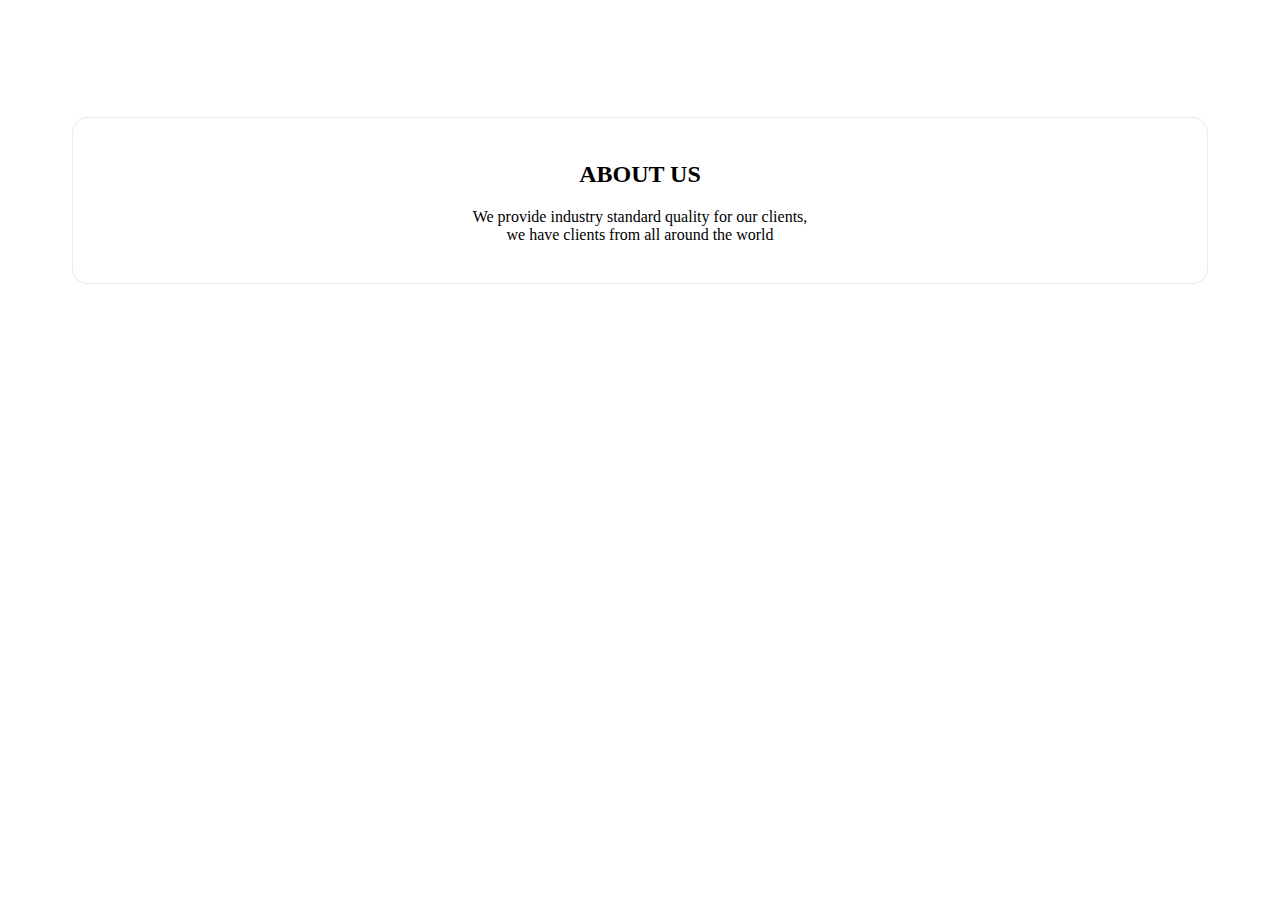
<file: aboutus.html>
<!DOCTYPE html>
<html lang="en">
<head>
    <meta charset="UTF-8">
    <meta http-equiv="X-UA-Compatible" content="IE=edge">
    <meta name="viewport" content="width=device-width, initial-scale=1.0">
    <title>About Us</title>
    <style type="text/css">
        .aboutus{
        border: 1px solid rgb(243, 231, 231);
        margin: 117px 64px;
        padding: 23px 10px;
        display: block;
        border-radius: 15px;
        text-align: center;
        }
    </style>
</head>
<body>
    <div class="aboutus">
        <h2>ABOUT US</h2>
        <p>
        We provide industry standard quality for our clients,<br>we have clients from all around the world
        </p>
    </div>
    </div>   
        
</body>
</html>
</file>
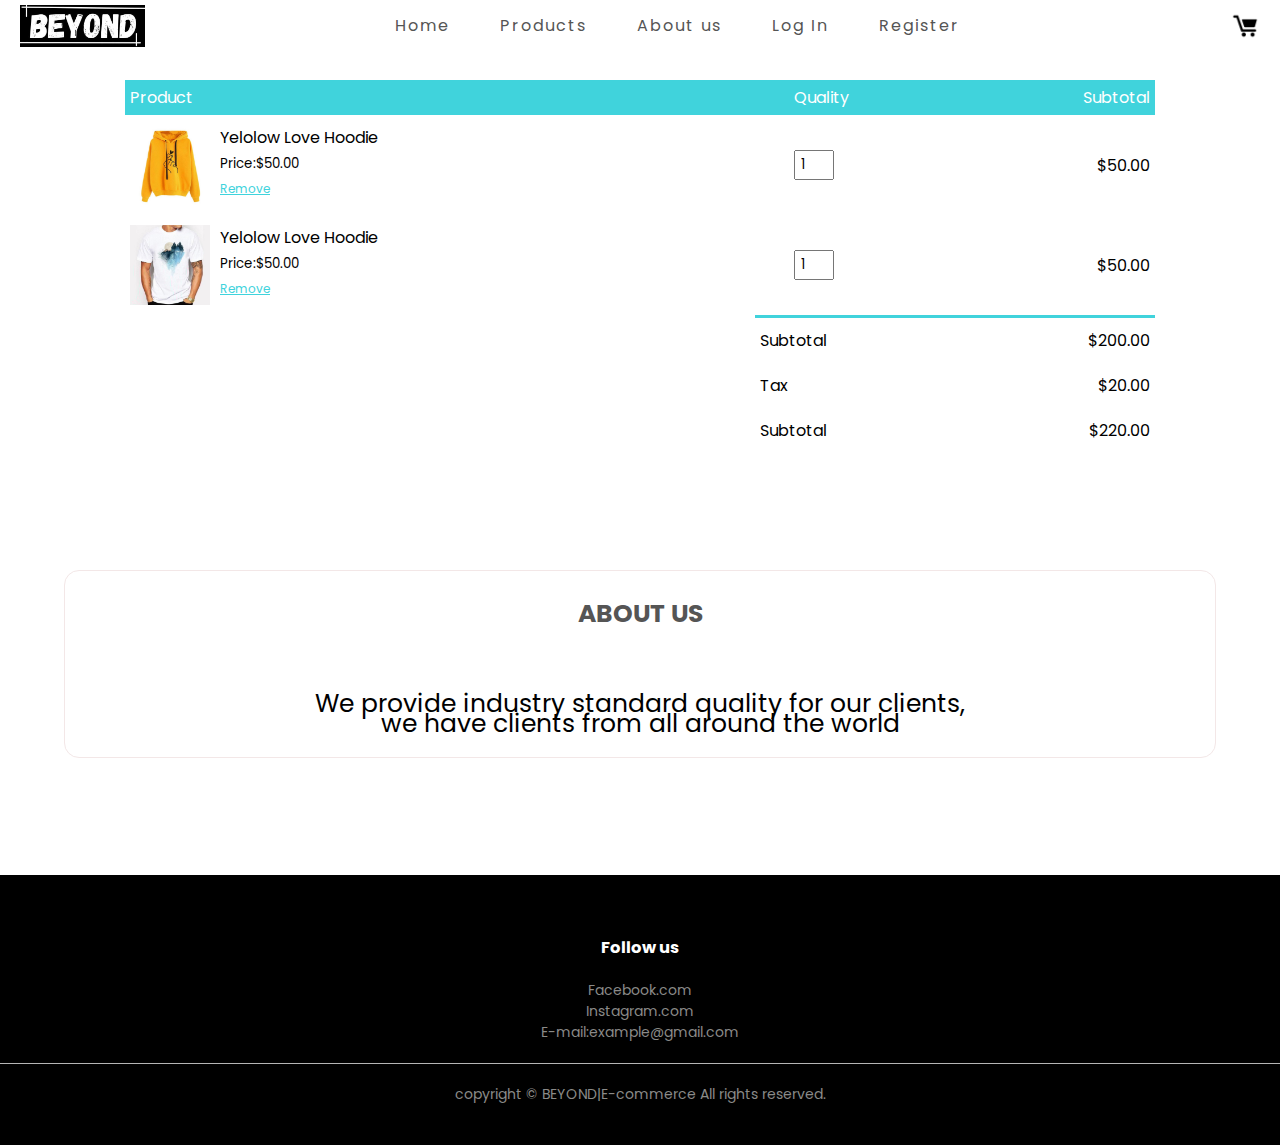
<file: cart.html>
<!DOCTYPE html>

<html>
    <head>
        <title>BEYOND | E-commerce</title>
        <meta charset="UTF-8">
        <meta name="viewport" content="width=device-width, initial-scale=1.0">
        <link rel="stylesheet" href="style.css" />
    </head>
    <body>
        <div class="header">
        <!-- NAVIGATION BAR-->
            <div class="logo">
                    <img src="images/BEYONDCROP.jpeg" width="125px">
            </div>
            <nav class="nav-bar">
                <ul>
                    <li><a href="index.html">Home</a></li>
                    <li><a href="products.html">Products</a></li>
                    <li><a href="#aboutus">About us</a></li>
                    <li><a href="Login.html">Log In</a></li>
                    <li><a href="Register.html">Register</a></li>

                </ul>
            </nav>
            <img src="images/carticon.png" width="30px" height="30px">

        </div>
        <!-- cart items details-->
        <div class="small-container cart-page">
            <table>
                <tr>
                    <th>Product</th>
                    <th>Quality</th>
                    <th>Subtotal</th>
                </tr>
                <tr>
                    <td>
                        <div class="cart-info">
                            <img src="images/hoodym1.jpg" width="20%" >
                            <div>
                                <p>Yelolow Love Hoodie</p>
                                <small>Price:$50.00</small>
                                <br>
                                <a href="">Remove</a>
                            </div>
                        </div>
                    </td>
                    <td><input type="number" value="1"></td>
                    <td>$50.00</td>
                </tr>
                <tr>
                    <td>
                        <div class="cart-info">
                            <img src="images/tshirtm1.jpg" width="20%" >
                            <div>
                                <p>Yelolow Love Hoodie</p>
                                <small>Price:$50.00</small>
                                <br>
                                <a href="">Remove</a>
                            </div>
                        </div>
                    </td>
                    <td><input type="number" value="1"></td>
                    <td>$50.00</td>
                </tr>

            </table>
            <div class="total-price">
                <table>
                    <tr>
                        <td>Subtotal</td>
                        <td>$200.00</td>
                    </tr>
                    <tr>
                        <td>Tax</td>
                        <td>$20.00</td>
                    </tr>
                    <tr>
                        <td>Subtotal</td>
                        <td>$220.00</td>
                    </tr>
                </table>
            </div>
        </div>
       
        
        <div class="caterories">
            <div id="aboutus">
                <h2>ABOUT US</h2>
                <p class="paraabout">
                We provide industry standard quality for our clients,<br>we have clients from all around the world
                </p>
            </div>
            </div>   
                
                
             <footer>
                 <div class="row">
                 <div class="col-4">
                     <h3  id="contactus">Follow us</h3>
                     <ul>
                         <li>Facebook.com</li>
                         <li>Instagram.com</li>
                         <li>E-mail:example@gmail.com</li>
                     </ul>
                 </div>
                 <hr>
                <div class="copyright">
                    copyright &copy; BEYOND|E-commerce All rights reserved. 
                </div>
                </div>
            </footer>   
        </body>
    </html>
</file>
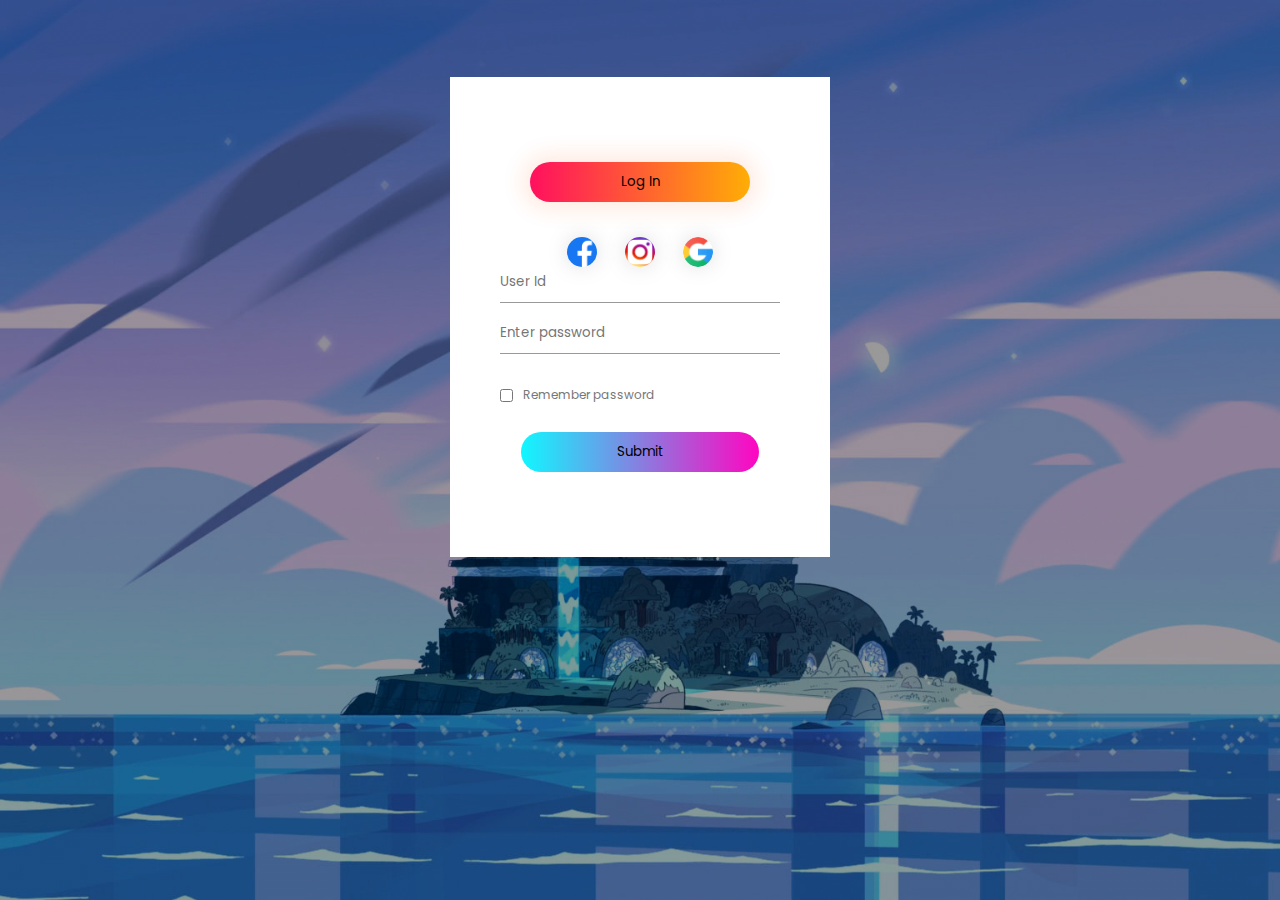
<file: Login.html>
<!DOCTYPE html>
<html lang="en">
<head>
    <meta charset="UTF-8">
    <meta http-equiv="X-UA-Compatible" content="IE=edge">
    <meta name="viewport" content="width=device-width, initial-scale=1.0">
    <title>Account</title>
    <link rel="stylesheet" href="styleacc.css"/>
   
</head>
<body>
    <div class="lrbox">
    
        <div class="formbox">
            <div class="buttonbox">
            <div id="btn"></div>          
            <button type="button" class="toggle-btn">Log In</button>
        </div>
        <div class="socialicon">
            <img src="images/fbi.png">
            <img src="images/instai.png">
            <img src="images/gi.png">
        </div>
       <form id="login" class="input-group">
           <input type="text" class="input-field" placeholder="User Id" required>
           <input type="text" class="input-field" placeholder="Enter password" required>
           <input type="checkbox" class="check-box"><span>Remember password</span>
           <button type="submit" class="submit-btn">Submit</button>
       </form>
        </div>
        

    </div>
</body>
</html>
</file>
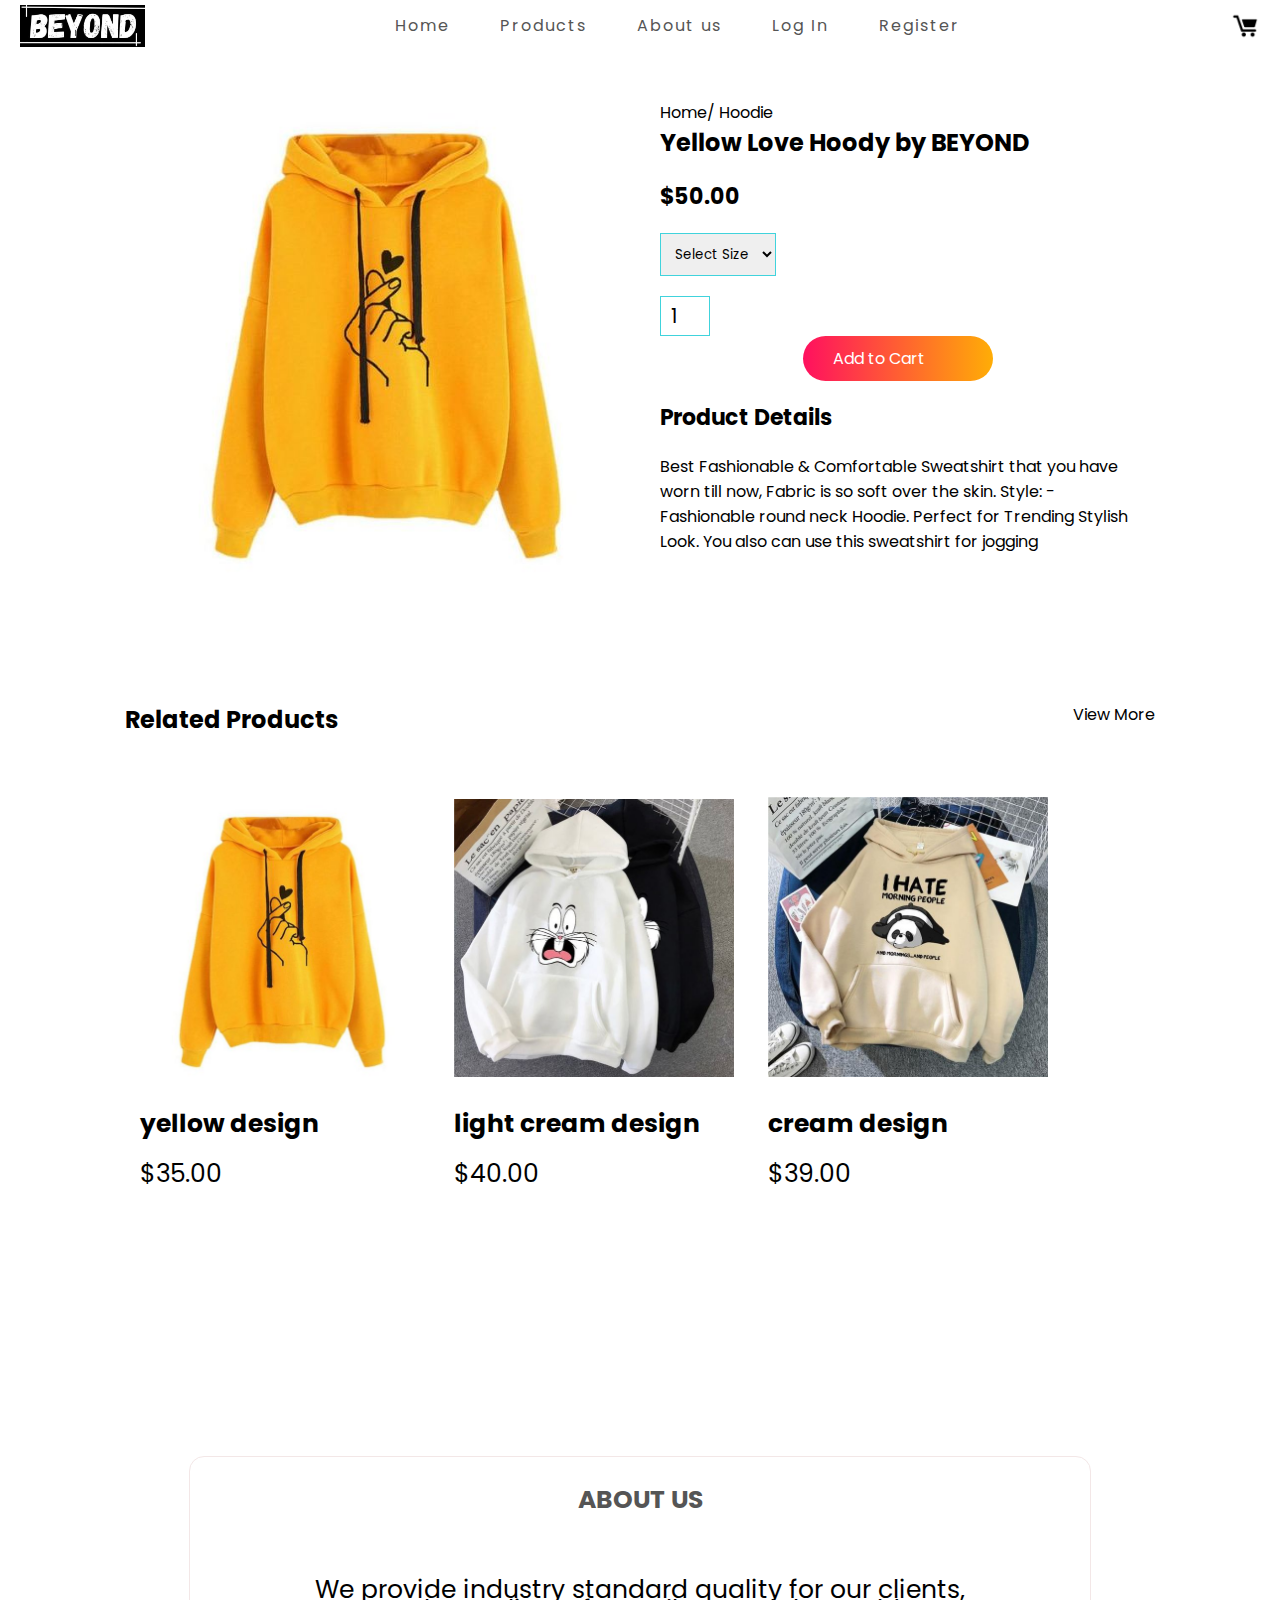
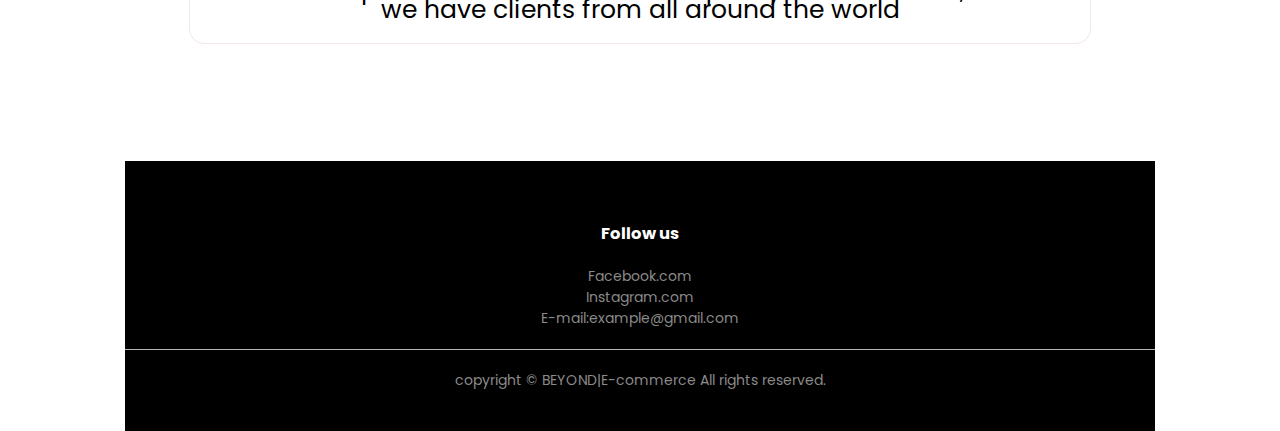
<file: productdetails.html>
<!DOCTYPE html>

<html>
    <head>
        <title>BEYOND | E-commerce</title>
        <meta charset="UTF-8">
        <meta name="viewport" content="width=device-width, initial-scale=1.0">
        <link rel="stylesheet" href="style.css" />
    </head>
    <body>
        <div class="header">
        <!-- NAVIGATION BAR-->
            <div class="logo">
                    <img src="images/BEYONDCROP.jpeg" width="125px">
            </div>
            <nav class="nav-bar">
                <ul>
                    <li><a href="index.html">Home</a></li>
                    <li><a href="products.html">Products</a></li>
                    <li><a href="#aboutus">About us</a></li>
                    <li><a href="Login.html">Log In</a></li>
                    <li><a href="Register.html">Register</a></li>

                </ul>
            </nav>
            <img src="images/carticon.png" width="30px" height="30px">

        </div>
       
         <div class="small-container single-prodcuts">
             <div class="row">
                 <div class="col-2">
                     <img src="images/hoodym1.jpg" width="100%">
                 </div>
                 <div class="col-2">
                     <p>Home/ Hoodie</p>
                     <h2>Yellow Love Hoody by BEYOND</h2>
                     <h4>$50.00</h4>
                     <select>
                         <option>Select Size</option>
                         <option>XL</option>
                         <option>XL</option>
                         <option>Large</option>
                         <option>Medium</option>
                         <option>Small</option>
                     </select>
                     <input type="number" value="1">
                     <a href=""class="btn">Add to Cart</a>
                     <h4>Product Details</h4>
                     <p>Best Fashionable & Comfortable Sweatshirt that you have worn till now,
                          Fabric is so soft over the skin. Style: - Fashionable round neck Hoodie. 
                          Perfect for Trending Stylish Look. You also can use this sweatshirt for jogging</p>
                 </div>
             </div>
         </div>   
         
        <div class="small-container">
            <div class="row row-2">
                <h2>Related Products</h2>
                <p>View More</p>
            </div>
        </div>
        
        <div class="small-container ">
                <div class="row">
                    <div class="col-3">
                        <img src="images\hoodym1.jpg">
                        <h4>yellow design</h4>
                        <p>$35.00</p>
                    </div>
                    <div class="col-3">
                        <img src="images\hoodym5.jpg">
                        <h4>light cream design</h4>
                        <p>$40.00</p>
                    </div>
                    <div class="col-3">
                        <img src="images\hoodym3.jpg">
                        <h4>cream  design</h4>
                        <p>$39.00</p>
                    </div>
                   
                </div>
             
        
       
        
        <div class="caterories">
            <div id="aboutus">
                <h2>ABOUT US</h2>
                <p class="paraabout">
                We provide industry standard quality for our clients,<br>we have clients from all around the world
                </p>
            </div>
            </div>   
                
                
             <footer>
                 <div class="row">
                 <div class="col-4">
                     <h3  id="contactus">Follow us</h3>
                     <ul>
                         <li>Facebook.com</li>
                         <li>Instagram.com</li>
                         <li>E-mail:example@gmail.com</li>
                     </ul>
                 </div>
                 <hr>
                <div class="copyright">
                    copyright &copy; BEYOND|E-commerce All rights reserved. 
                </div>
                </div>
            </footer>   
        </body>
    </html>
</file>
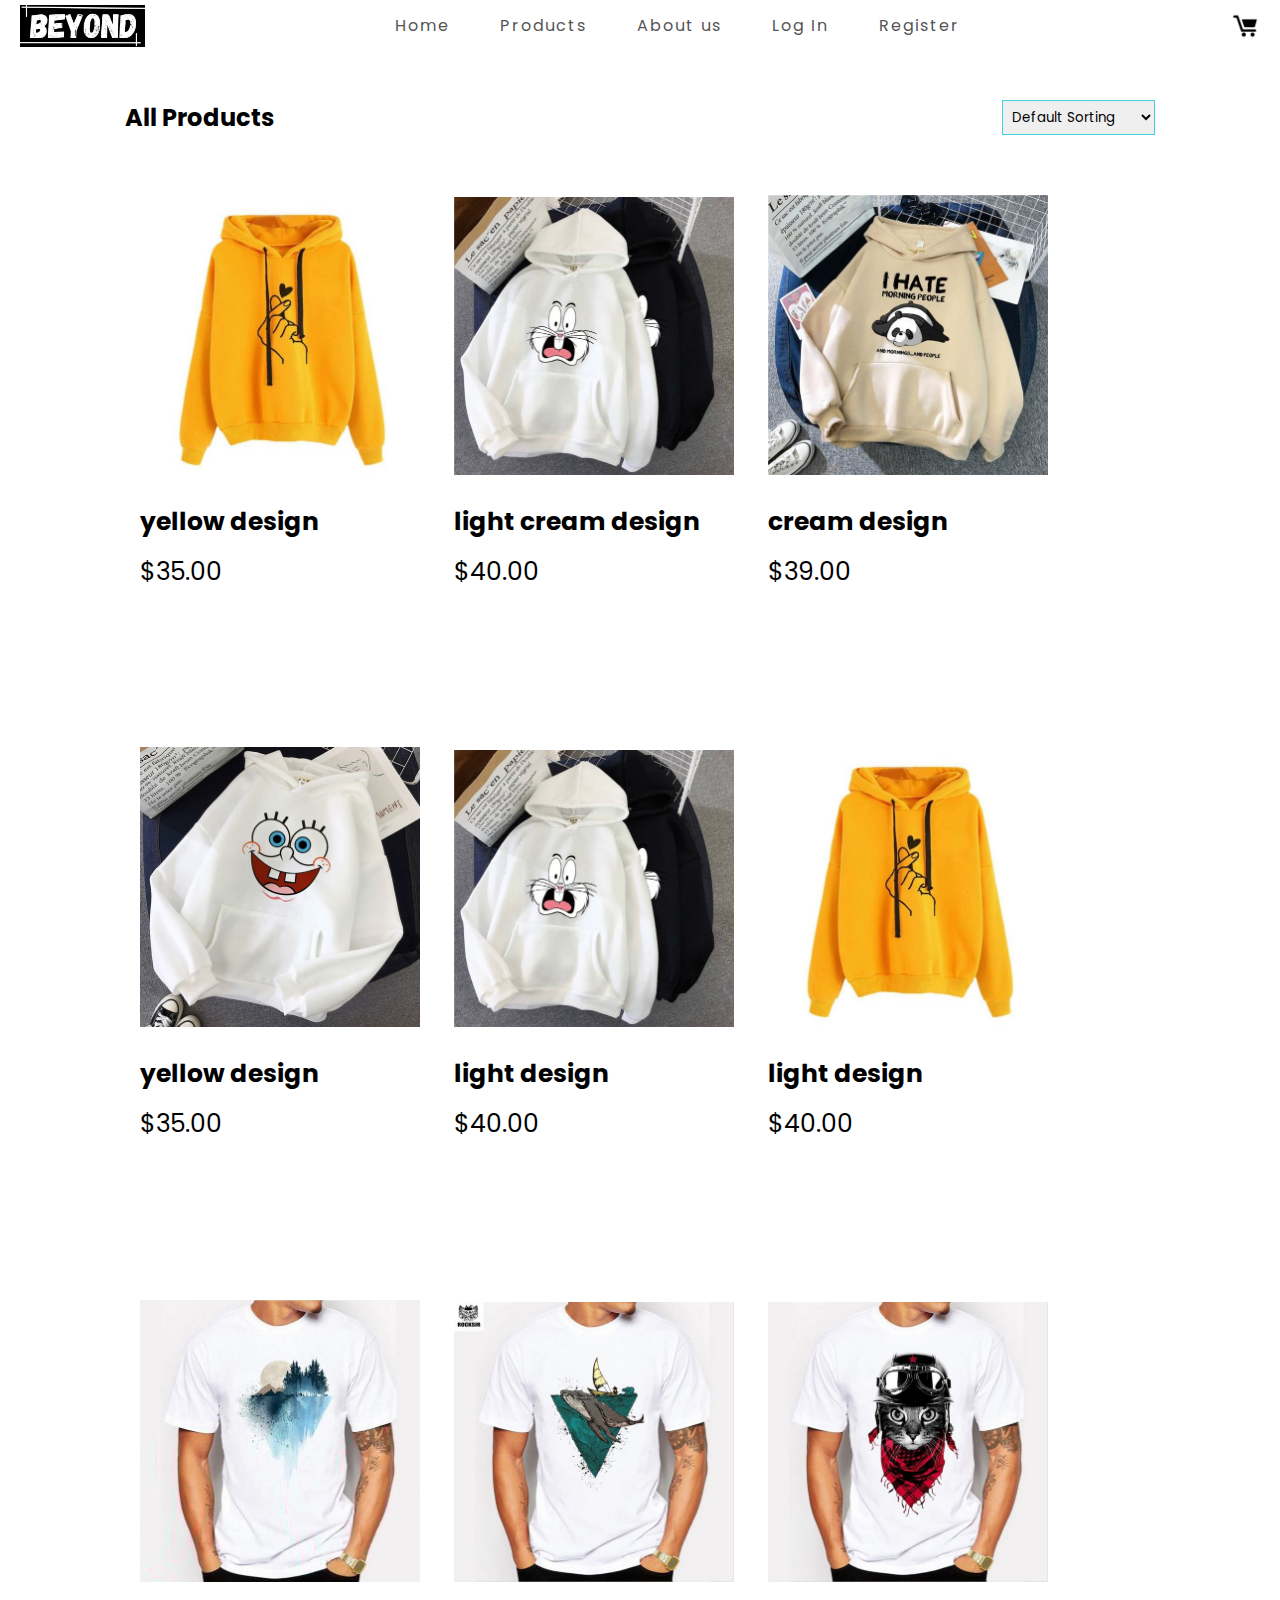
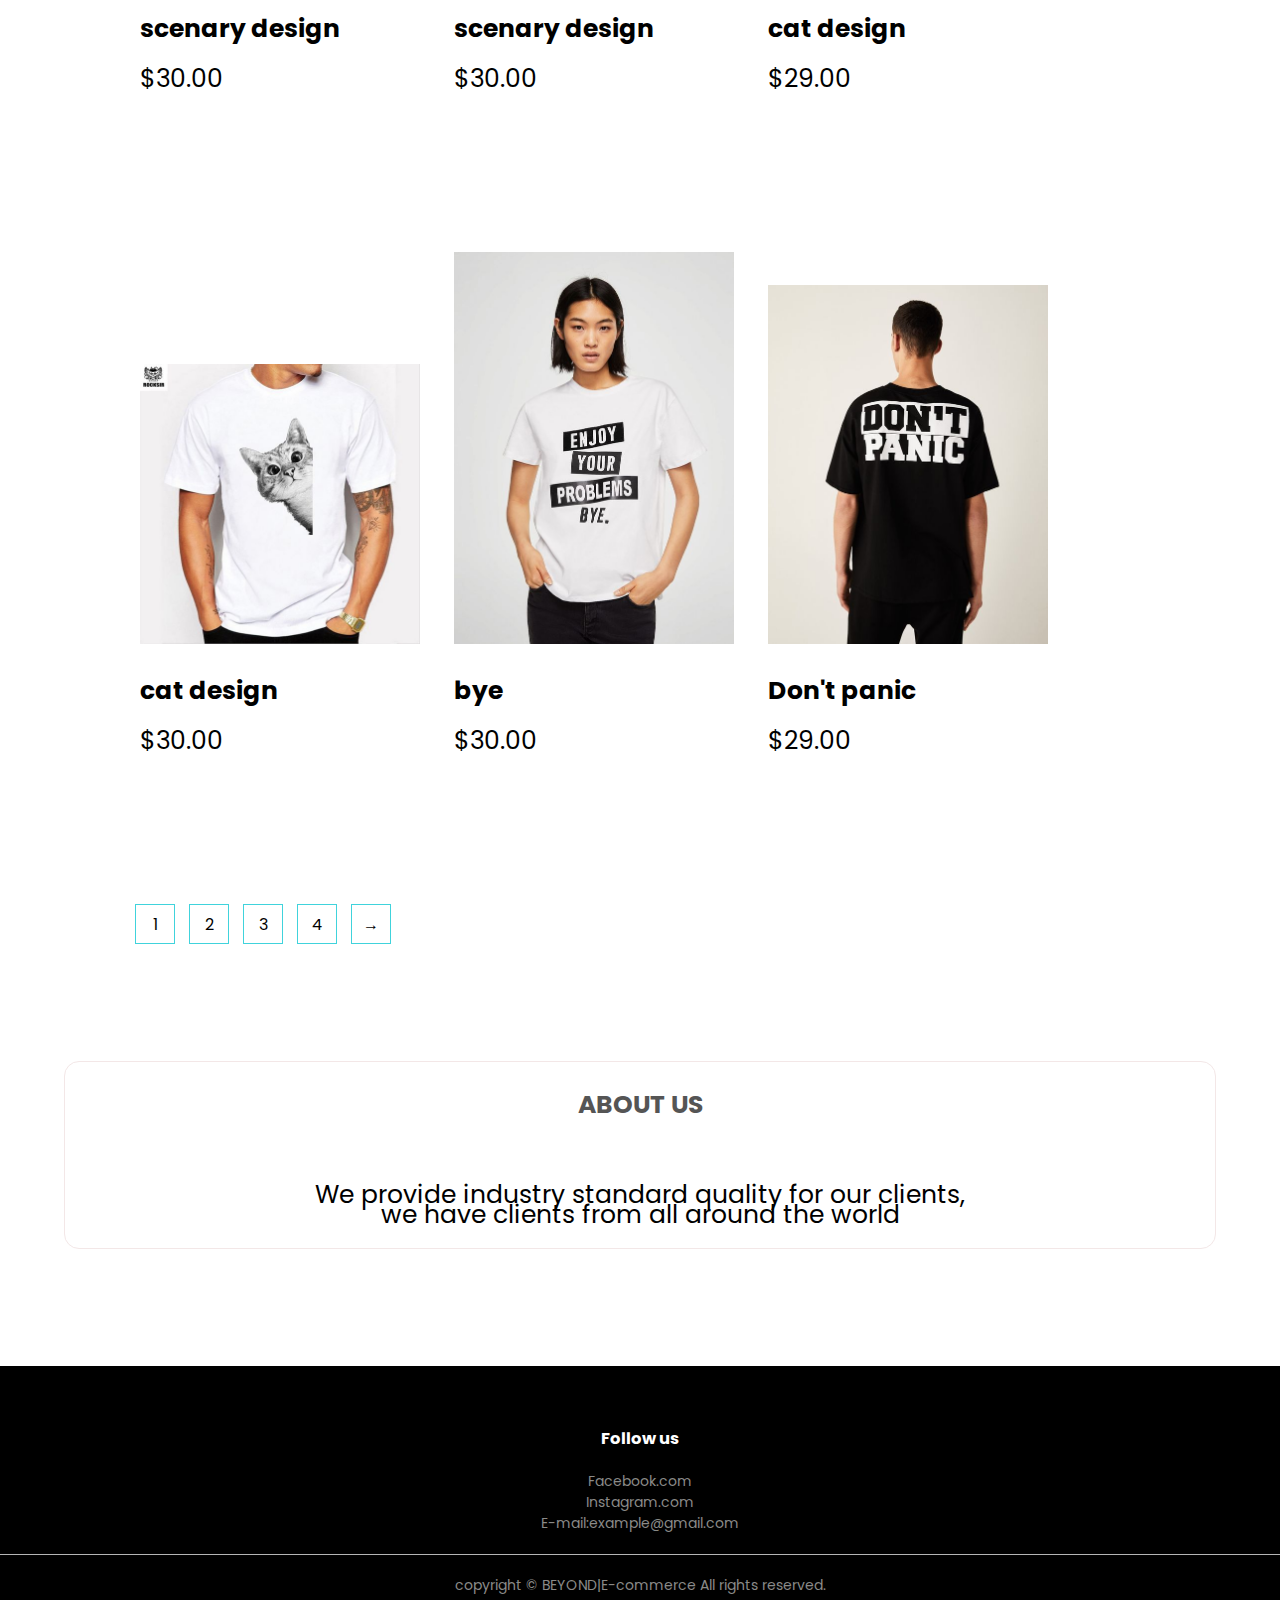
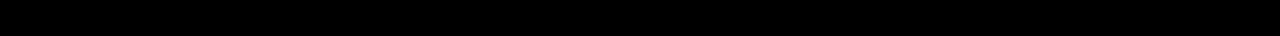
<file: products.html>
<!DOCTYPE html>

<html>
    <head>
        <title>BEYOND | E-commerce</title>
        <meta charset="UTF-8">
        <meta name="viewport" content="width=device-width, initial-scale=1.0">
        <link rel="stylesheet" href="style.css" />
    </head>
    <body>
        <div class="header">
        <!-- NAVIGATION BAR-->
            <div class="logo">
                    <img src="images/BEYONDCROP.jpeg" width="125px">
            </div>
            <nav class="nav-bar">
                <ul>
                    <li><a href="index.html">Home</a></li>
                    <li><a href="products.html">Products</a></li>
                    <li><a href="#aboutus">About us</a></li>
                    <li><a href="Login.html">Log In</a></li>
                    <li><a href="Register.html">Register</a></li>

                </ul>
            </nav>
            <img src="images/carticon.png" width="30px" height="30px">

        </div>
       
            <div class="small-container">
                <div class="row row-2">
                    <h2>All Products</h2>
                    <select>
                        <option>Default Sorting</option>
                        <option>Sort by Price</option>
                        <option>Sort by Popularity</option>
                        <option>Sort by Sale</option>
                    </select>
                </div>
                <div class="row">
                    <div class="col-3">
                        <img src="images\hoodym1.jpg">
                        <h4>yellow design</h4>
                        <p>$35.00</p>
                    </div>
                    <div class="col-3">
                        <img src="images\hoodym5.jpg">
                        <h4>light cream design</h4>
                        <p>$40.00</p>
                    </div>
                    <div class="col-3">
                        <img src="images\hoodym3.jpg">
                        <h4>cream  design</h4>
                        <p>$39.00</p>
                    </div>
                    <div class="col-3">
                        <img src="images\hoodym4.jpg">
                        <h4>yellow  design</h4>
                        <p>$35.00</p>
                    </div>
                    <div class="col-3">
                        <img src="images\hoodym5.jpg">
                        <h4>light  design</h4>
                        <p>$40.00</p>
                    </div>
                    <div class="col-3">
                        <img src="images\hoodym1.jpg">
                        <h4>light  design</h4>
                        <p>$40.00</p>
                    </div>
                    <div class="col-3">
                        <img src="images\tshirtm1.jpg">
                        <h4>scenary  design</h4>
                        <p>$30.00</p>
                    </div>
                    <div class="col-3">
                        <img src="images\tshirtm2.jpg">
                        <h4>scenary  design</h4>
                        <p>$30.00</p>
                    </div>
                    <div class="col-3">
                        <img src="images\tshirtm3.jpg">
                        <h4>cat  design</h4>
                        <p>$29.00</p>
                    </div>
                    <div class="col-3">
                        <img src="images\tshirtm4.jpg">
                        <h4>cat design</h4>
                        <p>$30.00</p>
                    </div>
                    <div class="col-3">
                        <img src="images\tshirtm5.jpg">
                        <h4>bye</h4>
                        <p>$30.00</p>
                    </div>
                    <div class="col-3">
                        <img src="images\tshirtm6.jpg">
                        <h4>Don't panic</h4>
                        <p>$29.00</p>
                    </div>
                </div>
                <div class="page-btn">
                    <span>1</span>
                    <span>2</span>
                    <span>3</span>
                    <span>4</span>
                    <span> &#8594; </span>
                </div>
            </div>
            
        
       
        
        <div class="caterories">
            <div id="aboutus">
                <h2>ABOUT US</h2>
                <p class="paraabout">
                We provide industry standard quality for our clients,<br>we have clients from all around the world
                </p>
            </div>
            </div>   
                
                
             <footer>
                 <div class="row">
                 <div class="col-4">
                     <h3  id="contactus">Follow us</h3>
                     <ul>
                         <li>Facebook.com</li>
                         <li>Instagram.com</li>
                         <li>E-mail:example@gmail.com</li>
                     </ul>
                 </div>
                 <hr>
                <div class="copyright">
                    copyright &copy; BEYOND|E-commerce All rights reserved. 
                </div>
                </div>
            </footer>   
        </body>
    </html>
</file>
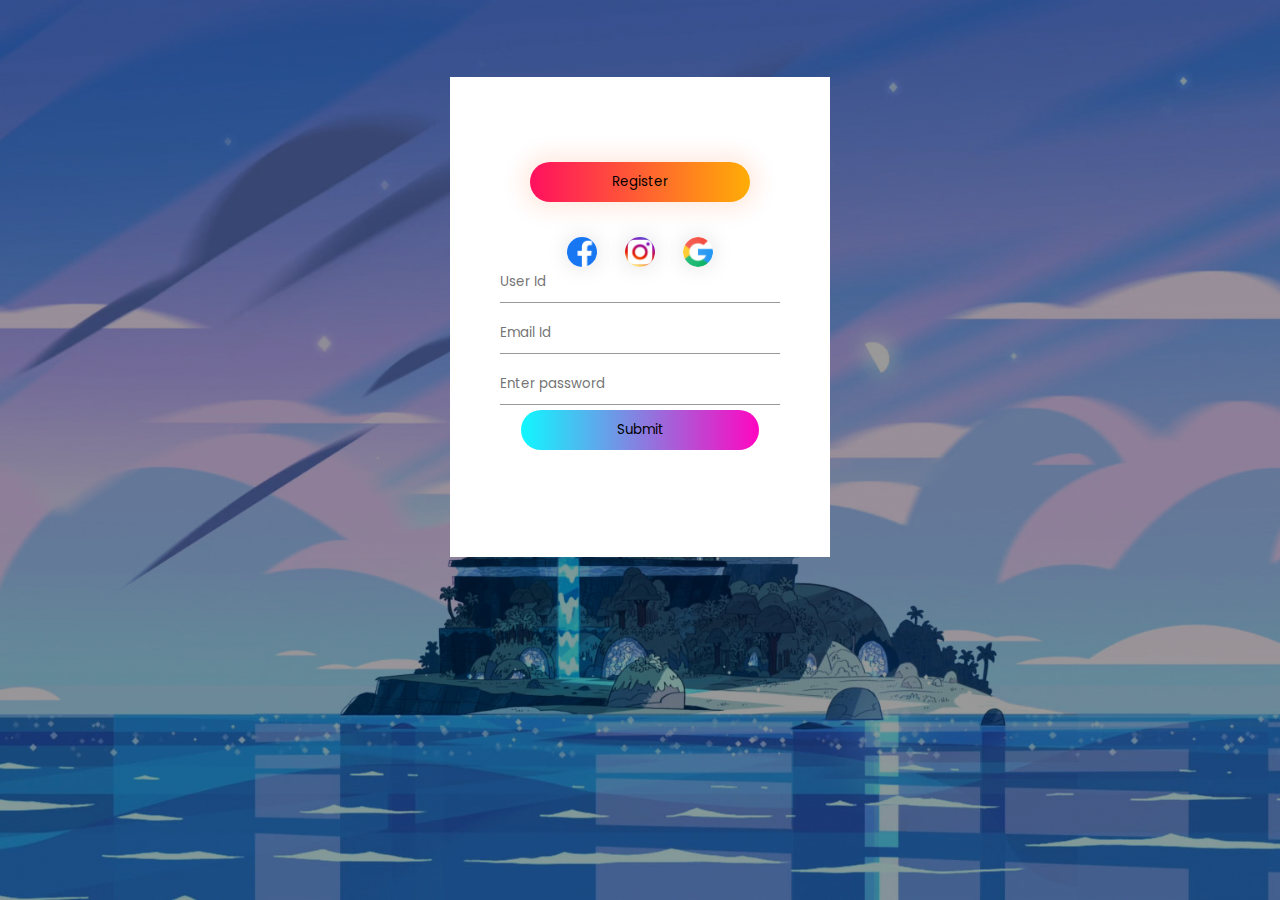
<file: Register.html>
<!DOCTYPE html>
<html lang="en">
<head>
    <meta charset="UTF-8">
    <meta http-equiv="X-UA-Compatible" content="IE=edge">
    <meta name="viewport" content="width=device-width, initial-scale=1.0">
    <title>Account</title>
    <link rel="stylesheet" href="styleacc.css"/>
    <script src="https://code.jquery.com/jquery-3.6.0.js" integrity="sha256-H+K7U5CnXl1h5ywQfKtSj8PCmoN9aaq30gDh27Xc0jk=" crossorigin="anonymous"></script>
</head>
<body>
    <div class="lrbox">
    
        <div class="formbox">
            <div class="buttonbox">
            <div id="btn"></div>          
            <button type="button" class="toggle-btn">Register</button>
        </div>
        <div class="socialicon">
            <img src="images/fbi.png">
            <img src="images/instai.png">
            <img src="images/gi.png">
        </div>
       <form id="Register" class="input-group">
        <input type="text" class="input-field" placeholder="User Id" required>
        <div>
            <input type="email" class="input-field" placeholder="Email Id" required>
            <span class="error_form" id="email_error_message"></span>
				
        </div>
        
        <input type="text" class="input-field" placeholder="Enter password" required>
      <!--  <input type="checkbox" class="check-box"><span>I agree to the terms 
            &conditions</span>-->
        <button type="submit" class="submit-btn">Submit</button>
    </form>
        </div>
        

    </div>
  <!--  <script type="text/javascript">
        $(function() {
            $("#email_error_message").hide();
            var error_email = false;
            $("#form_email").focusout(function() {
            check_email();
            });
         function check_email() {
            var pattern = /^([\w-\.]+@([\w-]+\.)+[\w-]{2,4})?$/;
            var email = $("#form_email").val();
            if (pattern.test(email) && email !== '') {
               $("#email_error_message").hide();
               $("#form_email").css("border-bottom","2px solid #34F458");
            } else {
               $("#email_error_message").html("Invalid Email");
               $("#email_error_message").show();
               $("#form_email").css("border-bottom","2px solid #F90A0A");
               error_email = true;
            }
         }
         if (error_fname === false && error_sname === false && error_email === false && error_password === false && error_retype_password === false) {
               alert("Registration Successfull");
               return true;
            } else {
               alert("Please Fill the form Correctly");
               return false;
            }


         });
     
   </script>-->
</body>
</html>
</file>
<file: style.css>
@import url('https://fonts.googleapis.com/css2?family=Poppins:wght@200;300;400;500;600;800;900&display=swap');
*{
    margin: 0;
    padding: 0;
    box-sizing: border-box;
    font-family: 'Poppins', sans-serif;
}
body{
    background:#fff;
    
    height: 100vh;
   /* display:flex;*/
    justify-content:center;
    align-items: center;
}
.slider{
    width:100%;
    height:500px;

    border-radius:10px;
    overflow: hidden;
}
.slides{
    width: 500%;
    height: 500px;
    display: flex;
}
.slides input{
    display: none;
}
.slide{
    width:20%;
    transition:2s;
}
.slide img{
    width: 100%;
    height: 500px;
}
/*css for manual navigation*/
.navigation-manual{
    position: absolute;
    width: 1260px;
    margin-top: -40px;
    display: flex;
    justify-content: center;

}
.manual-btn{
    border:2px solid #40d3dc;
    padding: 5px;
    
    border-radius: 10px;
    cursor: pointer;
    transition: 1s;

}
.manual-btn:not(:last-child){
    margin-right: 40px;
}
.manual-btn:hover{
    background:#40d3dc;
}

#radio1:checked ~ .first{
    margin-left: 0;
}
#radio2:checked ~ .first{
    margin-left: -20%;
}
#radio3:checked ~ .first{
    margin-left: -40%;
}
#radio4:checked ~ .first{
    margin-left: -60%;
}
/*css for auto navigation*/
.navigation-auto{
    position: absolute;
    display: flex;
    width: 1260px;
    justify-content: center;
    margin-top: 460px;

}
.navigation-auto div{
    border: 2px solid #40d3dc;
    padding:5px;
    border-radius:10px;
    transition:1s;

}
.navigation-auto div:not(:last-child){
    margin-right: 40px;
}

#rodio1.checked ~ .navigation-auto .auto-btn1{
    background-color: #40d3dc;
}
#rodio2.checked ~ .navigation-auto .auto-btn2{
    background-color: #40d3dc;
}/*
#rodio3.checked ~ .navigation-auto .auto-btn3{
    background-color: #40d3dc;
}
#rodio4.checked ~ .navigation-auto .auto-btn4{
    background-color: #40d3dc;
}
*/

.custom{
    padding: 30px;
}
.header{
    
    background: #fff;
    position: fixed;
    top: 0;
    left: 0;
    width: 100%;
    height: fit-content;
    display: flex;
    justify-content: space-between;
    align-items: center;
    transition: 0.6%;
    padding: 5px;
}
nav{
    flex: 1;
    text-align:right;   
}
nav ul{
    position: relative;
    display: flex;
    justify-content: center;
    align-items: center;
}
nav ul li{
    position: relative;
    list-style: none;
    margin-right: 20px;
}
nav ul li a{
    text-decoration: none;
    color: #555;
    position: relative;
    margin: 0 15px;
    letter-spacing: 2px;
    font-weight: 500px;
    transition: 0.6%;
}
.header img{
    display: flex;
    position: relative;
    margin: 0 15px;
    letter-spacing: 2px;
    font-weight: 500px;
    transition: 0.6%;
}


.col-2{
    flex-basis: 50%;
    min-width: 300px;
}
.col-2 img{
    max-width: 100%;
    position: left;
    padding: 50px 0;
}
.col-2 h1{
    font-size: 50px;
    line-height: 60px;
    margin: 25px 0;
}
.btn{
    display: block;
    margin: auto;
    text-decoration: none;
    position:relative;
    width:40%;
    background: #ff523b;
    color: #fff;
    padding: 10px 30px;
    border-radius: 30px;
    cursor: pointer;
    margin: auto;
    background:linear-gradient(to right,#ff105f,#ffad06);
    border: 0;
    outline: none;
    border-radius: 30px;
    transition: background 0.5s;
}
.col-1{
    display: grid;
    place-content: center;
}
.btn:hover{
    background: #563434;
}
.caterories{
    margin: 70px 0;
}
.small-container{
    
    max-width: 1080px;
    margin:auto;
    padding-left: 25px;
    padding-right: 25px;

}
.caterories h2{
    font-size: 25px;
    text-align: center;
    line-height: 40px;
    margin: 0 auto 60px;
    color: #555;
}
.col-3{
    display: inline-block;
    flex-basis: 25%;
    min-width: 200px;
    min-height: 500px;
    padding: 10px;
    margin-bottom: 50px;
    margin-left: 5px;
    margin-right: 5px;
    
}
.col-3:hover{
    transform: translateY(-5px);
    transition-duration: 0.5s;
}
.col-3 img{
    width: 280px;
}
.col-3 h4{
    font-size: 25px;
    line-height: 30px;
    margin: 25px 0;
}
.col-3 p{
    font-size: 25px;
    line-height: 20px;
    margin: 25px 0;
}


#aboutus{
    text-align: center;
    font-size: 25px;
    line-height: 20px;
    margin: 25px 0;
    border: 1px solid rgb(243, 231, 231);
    margin: 117px 64px;
    padding: 23px 10px;
    display: block;
    border-radius: 15px;
   
}



footer{
    background-color:#000;
    color: #8a8a88;;
    padding: 60px 0 20px;
    font-size: 14px;





    
    margin: 10px auto;
    
}
footer h3{
    color: #fff;
    margin-bottom: 20px;
}
.col-4{
    min-width: 250px;
    margin-bottom: 20px;
    flex-basis: 30%;
    text-align: center;
}
ul{
    list-style-type: none;
}
footer hr{
    border: none;
    background: #b5b5b5;
    height: 1px;
    margin: 20px 0;
}
.copyright{
    text-align: center;
    margin-bottom: 20px;
}

/*products*/
.row-2{
    justify-content: space-between;
    margin: 100px auto 50px;
    display: flex;
}
select{
    border: 1px solid #40d3dc;
    padding: 5px;
}
select:focus{
    outline: none;
}
.page-btn{
    margin: 0 auto 80px;
}
.page-btn span{

    display: inline-block;
    border: 1px solid #40d3dc;
    margin-left: 10px;
    width: 40px;
    height: 40px;
    text-align: center;
    line-height: 40px;
    cursor:pointer;
}
.page-btn span:hover{
    background: #40d3dc;
    color: #fff;
}
/*products details*/
.single-prodcuts{
    margin-top: 80px;

}
.single-prodcuts .row{
    display:flex;
}
.single-prodcuts .col-2 img{
    padding: 0;
}
.single-prodcuts .col-2{
    padding: 20px;
}
.single-prodcuts h4{
    margin: 20px 0;
    font-size: 22px;
    font-weight: bold; 
}
.single-prodcuts select{
    display: block;
    padding: 10px;
    margin-top: 20px;
    margin-bottom: 20px;
}
.single-prodcuts input{
   width: 50px;
   height: 40px; 
    padding-left: 10px;
    font-size: 20px;
    margin-right: 10px;
    border: 1px solid #40d3dc;
}
input:focus{
    outline: none;
}
/*cart page*/
.cart-page{
    margin: 80px auto;
}
table{
    width: 100%;
    border-collapse: collapse;
}
.cart-info{
    display: flex;
    flex-wrap: wrap;
}
th{
    text-align: left;
    padding: 5px;
    color: #fff;
    background: #40d3dc;
    font-weight: normal;
}
td{
    padding: 10px 5px;
}
td input{
    width: 40px;
    height: 30px;
    padding: 5px;
}
td a{
    color: #40d3dc;
    font-size: 12px;
}
td img{
    width: 80px;
    height: 80px;
    margin-right: 10px;
}

.total-price{
    display: flex;
    justify-content: flex-end;
}
.total-price table{
    border-top: 3px solid #40d3dc;
    width: 100%;
    max-width: 400px;
}
td:last-child{
    text-align: right;
}
th:last-child{
    text-align: right;
}
</file>
<file: styleacc.css>
@import url('https://fonts.googleapis.com/css2?family=Poppins:wght@200;300;400;500;600;800;900&display=swap');
*{
    margin: 0;
    padding: 0;
    box-sizing: border-box;
    font-family: 'Poppins', sans-serif;
}
.lrbox{
    height: 100%;
    width: 100%;
    background-image: linear-gradient(rgba(0, 0, 0, 0.4), rgba(0, 0, 0, 0.4)),
                  url("images/backlr.jpg");
    background-position: center;
    background-size: cover;
    position: absolute;
}
.formbox{
    width: 380px;
    height: 480px;
    position: relative;
    margin: 6% auto;
    background: #fff;
    padding: 50px;
}
.buttonbox{
    width: 220px;
    margin: 35px auto;
    position: relative;
    box-shadow: 0 0 20px 9px #ff61241f;
    border-radius: 30px;
}
.toggle-btn{
    padding: 10px 30px;
    display: block;
    margin: auto;
    cursor: pointer;
    background: transparent;
    border: 0;
    outline: none;
    position: relative;
    align-items: center;

}
#btn{
    top:0;
    left: auto;
    position: absolute;
    width: 220px;
    height: 100%;
    background:linear-gradient(to right,#ff105f,#ffad06);
    border-radius: 30px;
    transition: .5s;
    text-align: center;
    padding: 10px 30px;
    cursor: pointer;
    display: block;
    margin: auto;
 
}
.socialicon{
    margin: 30px auto;
    text-align: center;
}
.socialicon img{
    width: 30px;
    margin: 0 12px;
    box-shadow: 0 0 20px 0 #7f7f7f3d;
    cursor: pointer;
    border-radius: 50%;
}
.input-group{
    top: 180px;
    position: absolute;
    width: 280px;
    transition:  .5s;
}
.input-field{
    width: 100%;
    padding: 10px 0;
    margin: 5px 0;
    border-left: 0;
    border-top: 0;
    border-right: 0;
    border-bottom: 1px solid #999;
    outline: none;
    background: transparent;
}
.submit-btn{
    width: 85%;
    padding: 10px 30px;
    cursor: pointer;
    display: block;
    margin: auto;
    background: linear-gradient(to right,#10f7ff,#ff06c1);
    border: 0;
    outline: none;
    border-radius: 30px;
}
.check-box{
    margin: 30px 10px 30px 0;
}
span{
    color: #777;
    font-size: 12px;
    bottom: 68px;
    position: absolute;
}
#login{
    left: 50px;
}
#Register{
    left: 50px;
}
</file>
